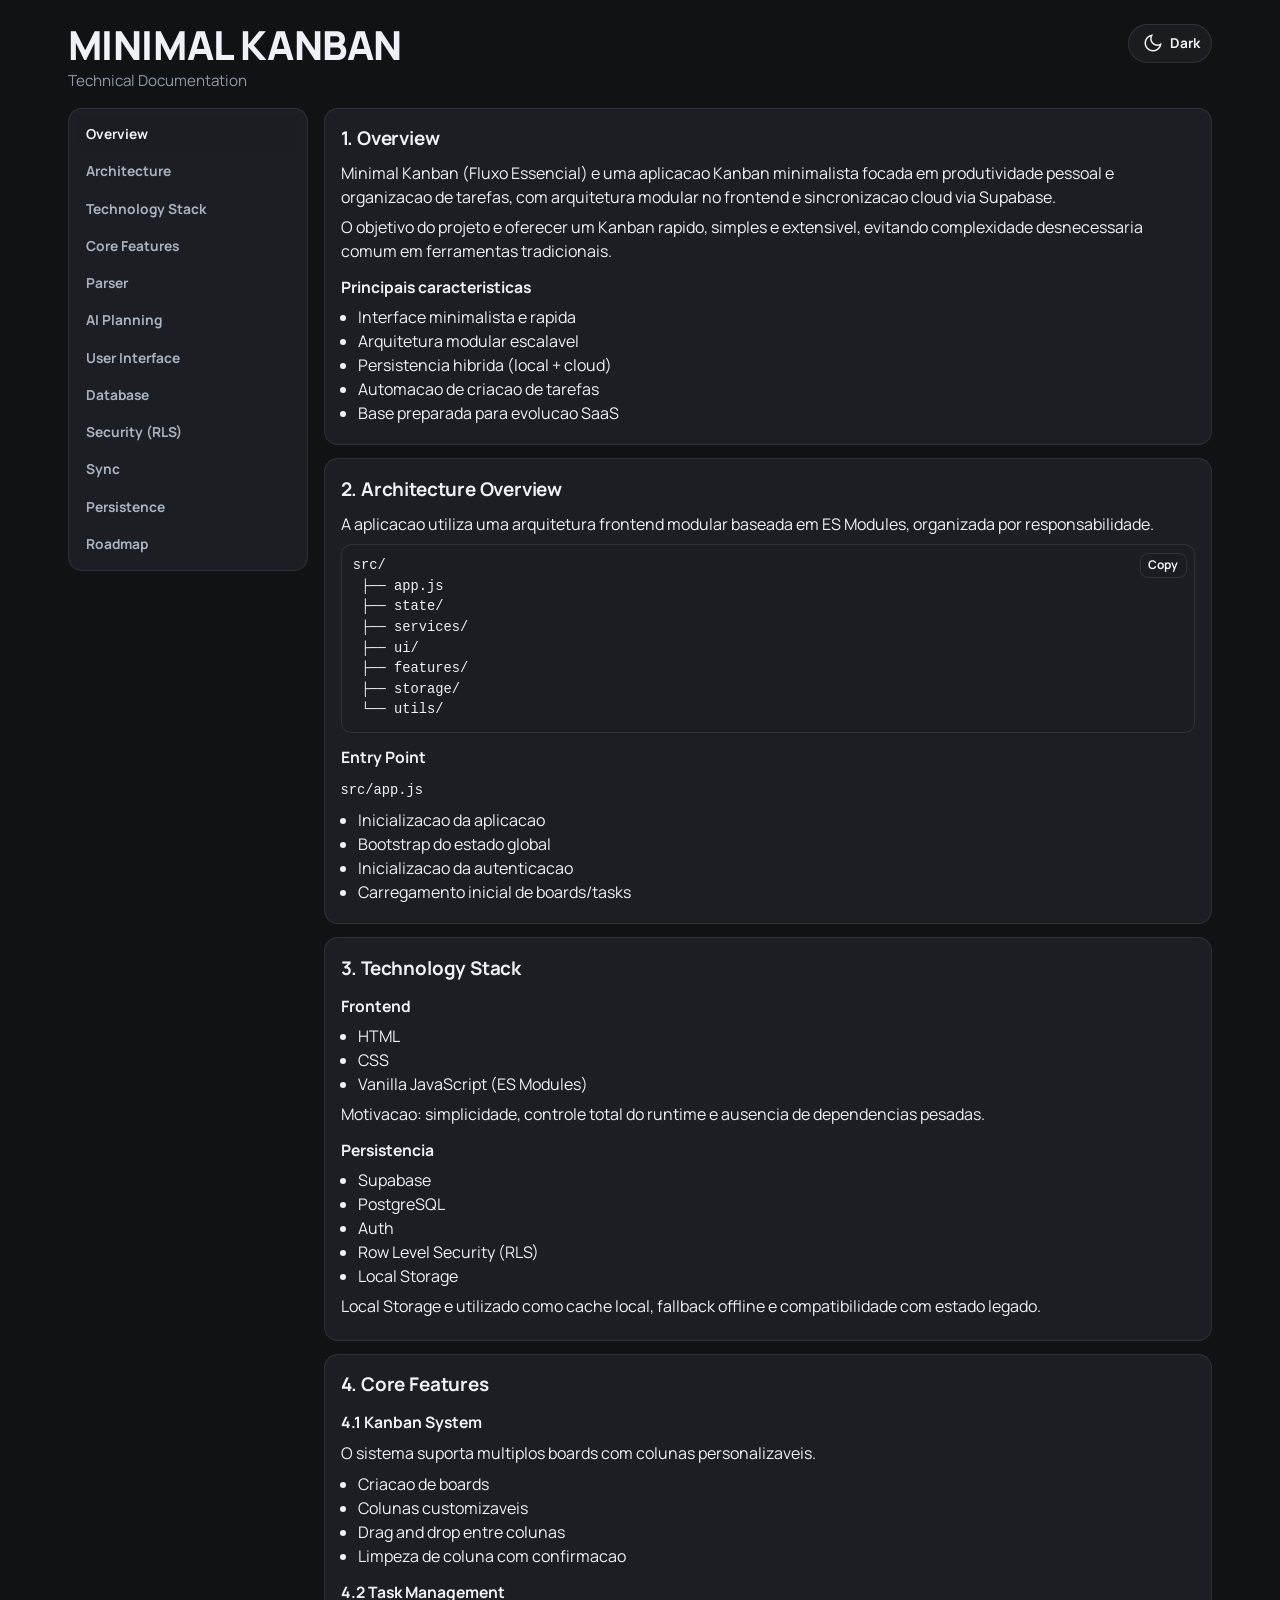
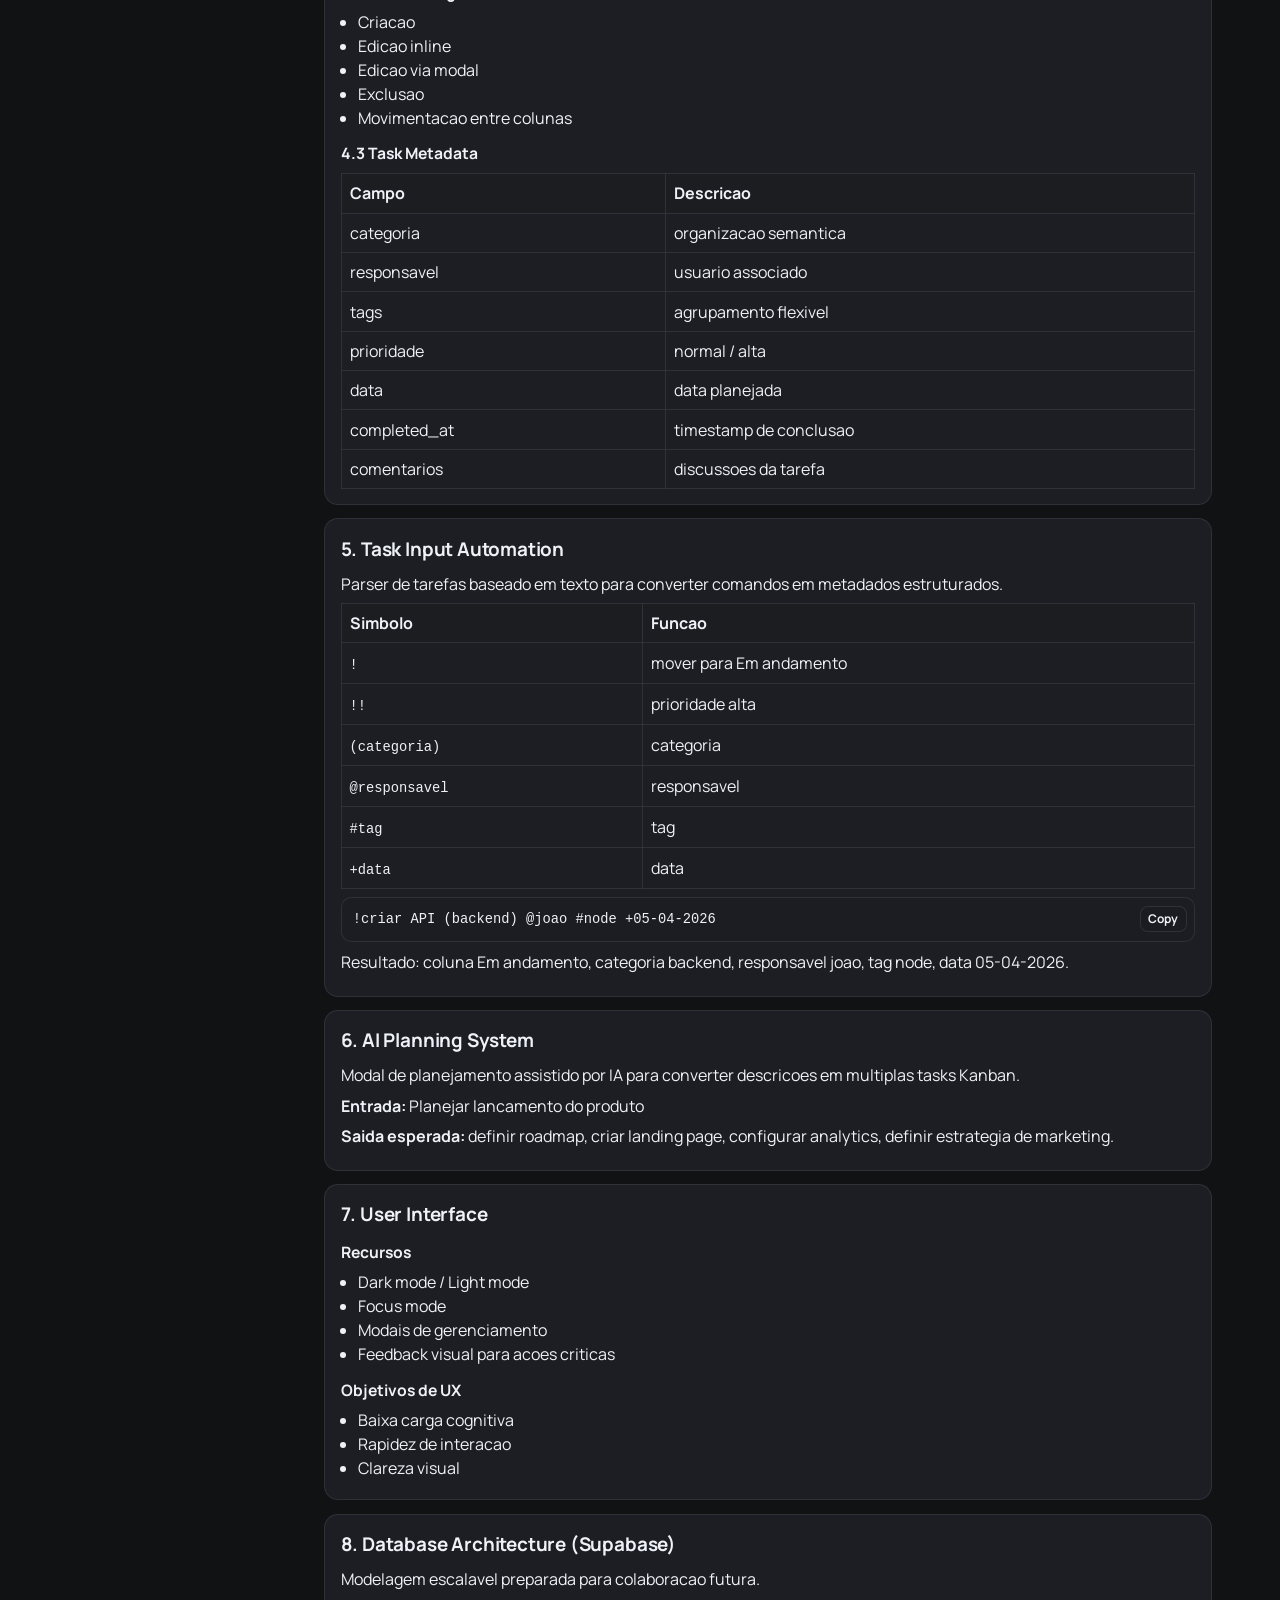
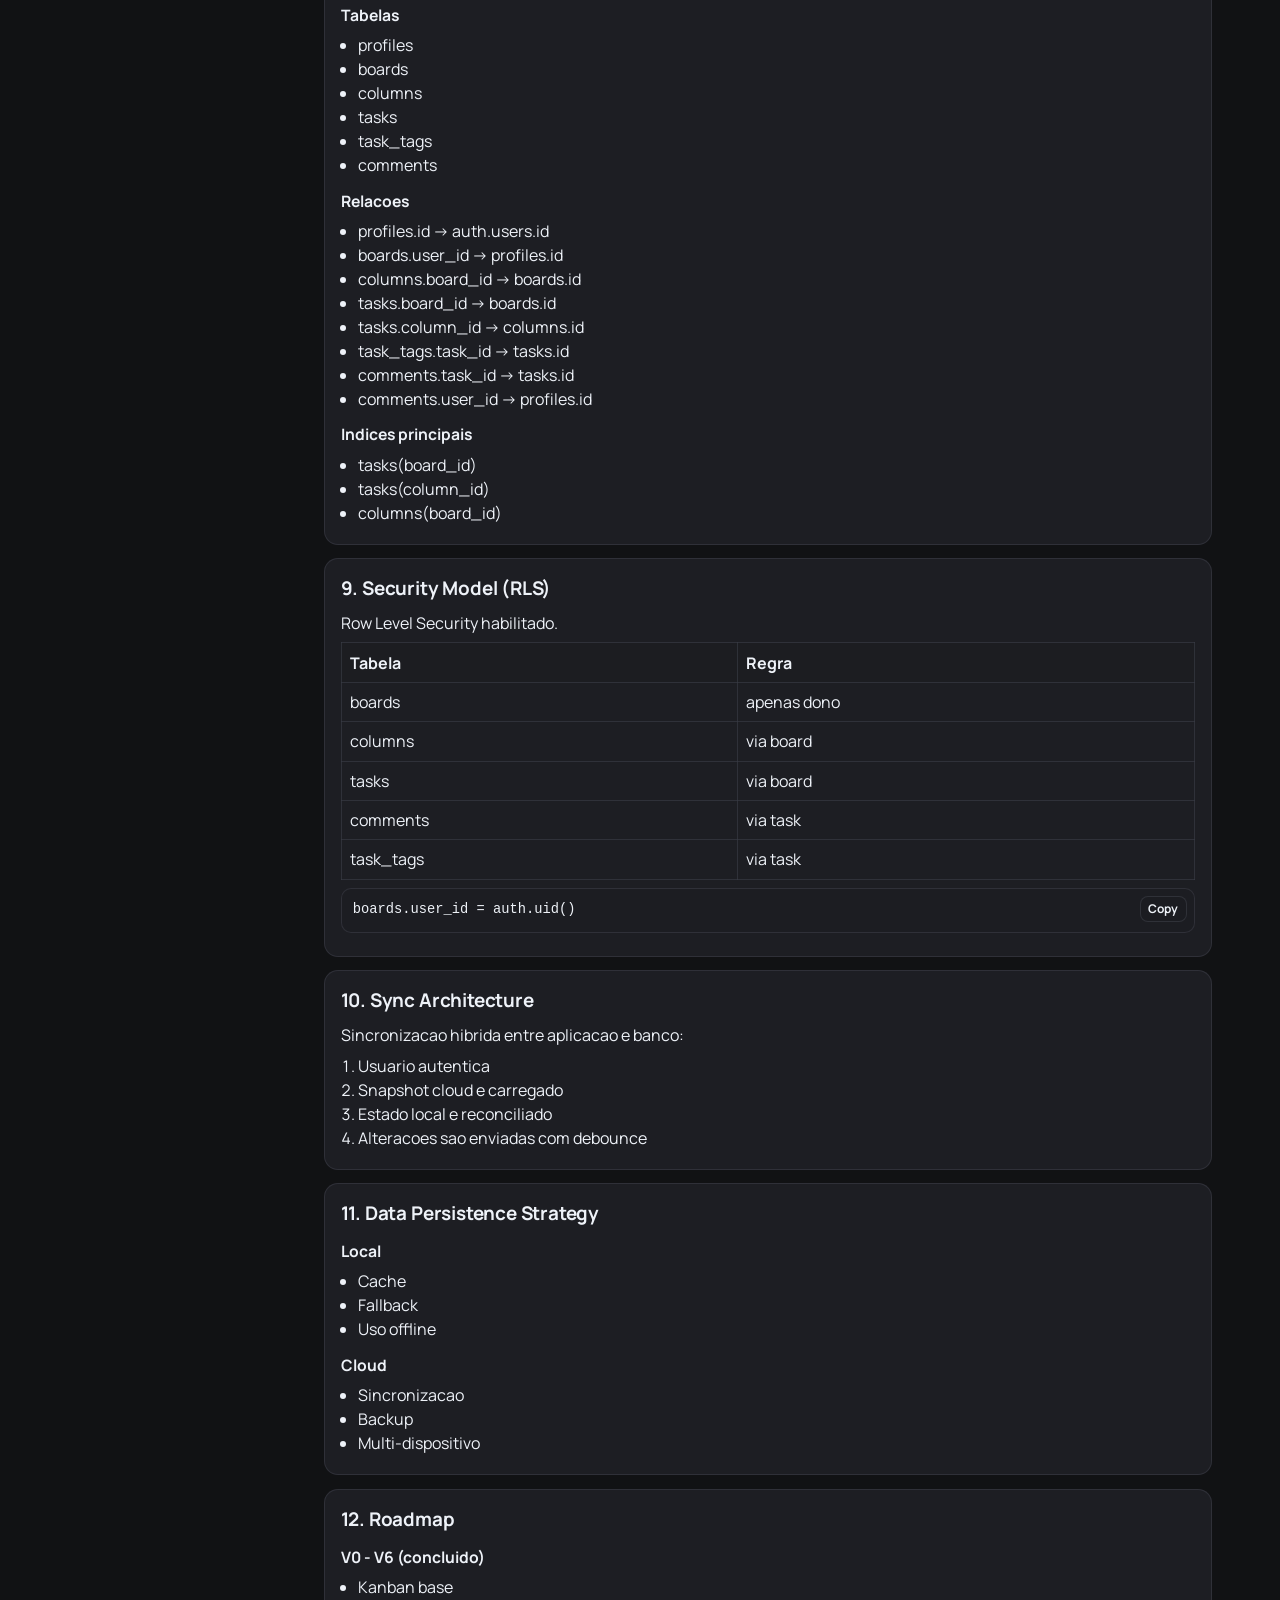
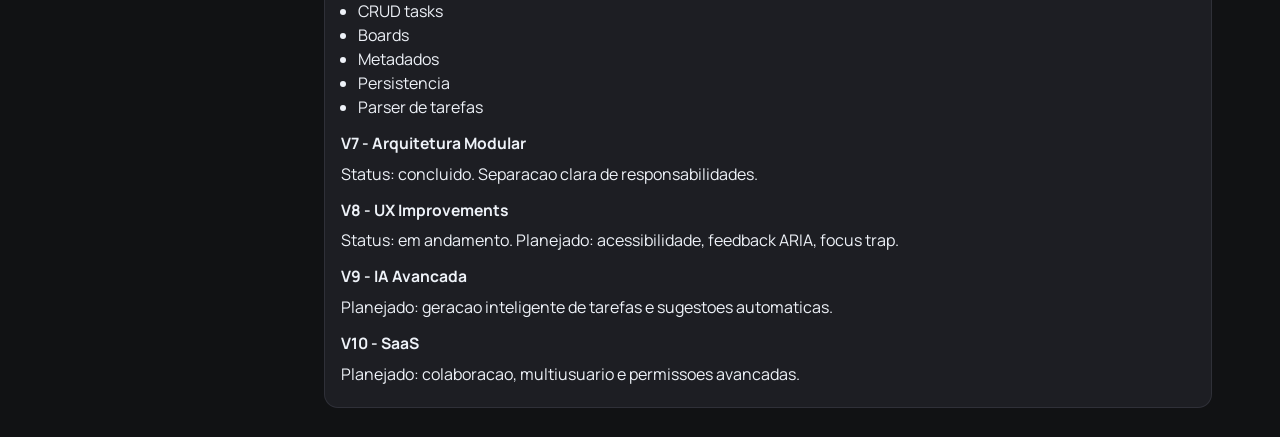
<file: docs/technical-documentation.html>
﻿<!doctype html>
<html lang="pt-BR">
<head>
  <meta charset="UTF-8" />
  <meta name="viewport" content="width=device-width, initial-scale=1.0" />
  <title>Minimal Kanban — Technical Documentation</title>
  <link rel="preconnect" href="https://fonts.googleapis.com" />
  <link rel="preconnect" href="https://fonts.gstatic.com" crossorigin />
  <link href="https://fonts.googleapis.com/css2?family=Manrope:wght@400;500;600;700;800&display=swap" rel="stylesheet" />
  <link href="https://fonts.googleapis.com/css2?family=Material+Symbols+Outlined:wght@300&display=swap" rel="stylesheet" />
  <link rel="stylesheet" href="./technical-documentation.css" />
</head>
<body>
  <main class="doc-app">
    <header id="top" class="doc-header">
      <div>
        <h1>Minimal Kanban</h1>
        <p class="subtitle">Technical Documentation</p>
      </div>
      <button id="theme-toggle" type="button" class="theme-btn" aria-label="Alternar tema" aria-pressed="false">
        <span id="theme-icon" class="material-symbols-outlined">dark_mode</span>
        <span id="theme-label">Dark</span>
      </button>
    </header>

    <div class="doc-layout">
      <aside class="doc-sidebar">
        <nav class="doc-nav" aria-label="Navegacao da documentacao">
          <a href="#top">Overview</a>
          <a href="#architecture">Architecture</a>
          <a href="#stack">Technology Stack</a>
          <a href="#core-features">Core Features</a>
          <a href="#parser">Parser</a>
          <a href="#ai-planning">AI Planning</a>
          <a href="#ui">User Interface</a>
          <a href="#database">Database</a>
          <a href="#security">Security (RLS)</a>
          <a href="#sync">Sync</a>
          <a href="#persistence">Persistence</a>
          <a href="#roadmap">Roadmap</a>
        </nav>
      </aside>

      <div class="doc-content">
        <section id="overview" class="doc-card">
          <h2>1. Overview</h2>
          <p>Minimal Kanban (Fluxo Essencial) e uma aplicacao Kanban minimalista focada em produtividade pessoal e organizacao de tarefas, com arquitetura modular no frontend e sincronizacao cloud via Supabase.</p>
          <p>O objetivo do projeto e oferecer um Kanban rapido, simples e extensivel, evitando complexidade desnecessaria comum em ferramentas tradicionais.</p>
          <h3>Principais caracteristicas</h3>
          <ul>
            <li>Interface minimalista e rapida</li>
            <li>Arquitetura modular escalavel</li>
            <li>Persistencia hibrida (local + cloud)</li>
            <li>Automacao de criacao de tarefas</li>
            <li>Base preparada para evolucao SaaS</li>
          </ul>
        </section>

        <section id="architecture" class="doc-card">
          <h2>2. Architecture Overview</h2>
          <p>A aplicacao utiliza uma arquitetura frontend modular baseada em ES Modules, organizada por responsabilidade.</p>
          <pre><code>src/
 ├── app.js
 ├── state/
 ├── services/
 ├── ui/
 ├── features/
 ├── storage/
 └── utils/</code></pre>
          <h3>Entry Point</h3>
          <p><code>src/app.js</code></p>
          <ul>
            <li>Inicializacao da aplicacao</li>
            <li>Bootstrap do estado global</li>
            <li>Inicializacao da autenticacao</li>
            <li>Carregamento inicial de boards/tasks</li>
          </ul>
        </section>

        <section id="stack" class="doc-card">
          <h2>3. Technology Stack</h2>
          <h3>Frontend</h3>
          <ul>
            <li>HTML</li>
            <li>CSS</li>
            <li>Vanilla JavaScript (ES Modules)</li>
          </ul>
          <p>Motivacao: simplicidade, controle total do runtime e ausencia de dependencias pesadas.</p>
          <h3>Persistencia</h3>
          <ul>
            <li>Supabase</li>
            <li>PostgreSQL</li>
            <li>Auth</li>
            <li>Row Level Security (RLS)</li>
            <li>Local Storage</li>
          </ul>
          <p>Local Storage e utilizado como cache local, fallback offline e compatibilidade com estado legado.</p>
        </section>

        <section id="core-features" class="doc-card">
          <h2>4. Core Features</h2>
          <h3>4.1 Kanban System</h3>
          <p>O sistema suporta multiplos boards com colunas personalizaveis.</p>
          <ul>
            <li>Criacao de boards</li>
            <li>Colunas customizaveis</li>
            <li>Drag and drop entre colunas</li>
            <li>Limpeza de coluna com confirmacao</li>
          </ul>
          <h3>4.2 Task Management</h3>
          <ul>
            <li>Criacao</li>
            <li>Edicao inline</li>
            <li>Edicao via modal</li>
            <li>Exclusao</li>
            <li>Movimentacao entre colunas</li>
          </ul>
          <h3>4.3 Task Metadata</h3>
          <table>
            <thead><tr><th>Campo</th><th>Descricao</th></tr></thead>
            <tbody>
              <tr><td>categoria</td><td>organizacao semantica</td></tr>
              <tr><td>responsavel</td><td>usuario associado</td></tr>
              <tr><td>tags</td><td>agrupamento flexivel</td></tr>
              <tr><td>prioridade</td><td>normal / alta</td></tr>
              <tr><td>data</td><td>data planejada</td></tr>
              <tr><td>completed_at</td><td>timestamp de conclusao</td></tr>
              <tr><td>comentarios</td><td>discussoes da tarefa</td></tr>
            </tbody>
          </table>
        </section>

        <section id="parser" class="doc-card">
          <h2>5. Task Input Automation</h2>
          <p>Parser de tarefas baseado em texto para converter comandos em metadados estruturados.</p>
          <table>
            <thead><tr><th>Simbolo</th><th>Funcao</th></tr></thead>
            <tbody>
              <tr><td><code>!</code></td><td>mover para Em andamento</td></tr>
              <tr><td><code>!!</code></td><td>prioridade alta</td></tr>
              <tr><td><code>(categoria)</code></td><td>categoria</td></tr>
              <tr><td><code>@responsavel</code></td><td>responsavel</td></tr>
              <tr><td><code>#tag</code></td><td>tag</td></tr>
              <tr><td><code>+data</code></td><td>data</td></tr>
            </tbody>
          </table>
          <pre><code>!criar API (backend) @joao #node +05-04-2026</code></pre>
          <p>Resultado: coluna Em andamento, categoria backend, responsavel joao, tag node, data 05-04-2026.</p>
        </section>

        <section id="ai-planning" class="doc-card">
          <h2>6. AI Planning System</h2>
          <p>Modal de planejamento assistido por IA para converter descricoes em multiplas tasks Kanban.</p>
          <p><strong>Entrada:</strong> Planejar lancamento do produto</p>
          <p><strong>Saida esperada:</strong> definir roadmap, criar landing page, configurar analytics, definir estrategia de marketing.</p>
        </section>

        <section id="ui" class="doc-card">
          <h2>7. User Interface</h2>
          <h3>Recursos</h3>
          <ul>
            <li>Dark mode / Light mode</li>
            <li>Focus mode</li>
            <li>Modais de gerenciamento</li>
            <li>Feedback visual para acoes criticas</li>
          </ul>
          <h3>Objetivos de UX</h3>
          <ul>
            <li>Baixa carga cognitiva</li>
            <li>Rapidez de interacao</li>
            <li>Clareza visual</li>
          </ul>
        </section>

        <section id="database" class="doc-card">
          <h2>8. Database Architecture (Supabase)</h2>
          <p>Modelagem escalavel preparada para colaboracao futura.</p>
          <h3>Tabelas</h3>
          <ul>
            <li>profiles</li>
            <li>boards</li>
            <li>columns</li>
            <li>tasks</li>
            <li>task_tags</li>
            <li>comments</li>
          </ul>
          <h3>Relacoes</h3>
          <ul>
            <li>profiles.id -> auth.users.id</li>
            <li>boards.user_id -> profiles.id</li>
            <li>columns.board_id -> boards.id</li>
            <li>tasks.board_id -> boards.id</li>
            <li>tasks.column_id -> columns.id</li>
            <li>task_tags.task_id -> tasks.id</li>
            <li>comments.task_id -> tasks.id</li>
            <li>comments.user_id -> profiles.id</li>
          </ul>
          <h3>Indices principais</h3>
          <ul>
            <li>tasks(board_id)</li>
            <li>tasks(column_id)</li>
            <li>columns(board_id)</li>
          </ul>
        </section>

        <section id="security" class="doc-card">
          <h2>9. Security Model (RLS)</h2>
          <p>Row Level Security habilitado.</p>
          <table>
            <thead><tr><th>Tabela</th><th>Regra</th></tr></thead>
            <tbody>
              <tr><td>boards</td><td>apenas dono</td></tr>
              <tr><td>columns</td><td>via board</td></tr>
              <tr><td>tasks</td><td>via board</td></tr>
              <tr><td>comments</td><td>via task</td></tr>
              <tr><td>task_tags</td><td>via task</td></tr>
            </tbody>
          </table>
          <pre><code>boards.user_id = auth.uid()</code></pre>
        </section>

        <section id="sync" class="doc-card">
          <h2>10. Sync Architecture</h2>
          <p>Sincronizacao hibrida entre aplicacao e banco:</p>
          <ol>
            <li>Usuario autentica</li>
            <li>Snapshot cloud e carregado</li>
            <li>Estado local e reconciliado</li>
            <li>Alteracoes sao enviadas com debounce</li>
          </ol>
        </section>

        <section id="persistence" class="doc-card">
          <h2>11. Data Persistence Strategy</h2>
          <h3>Local</h3>
          <ul>
            <li>Cache</li>
            <li>Fallback</li>
            <li>Uso offline</li>
          </ul>
          <h3>Cloud</h3>
          <ul>
            <li>Sincronizacao</li>
            <li>Backup</li>
            <li>Multi-dispositivo</li>
          </ul>
        </section>

        <section id="roadmap" class="doc-card">
          <h2>12. Roadmap</h2>
          <h3>V0 - V6 (concluido)</h3>
          <ul>
            <li>Kanban base</li>
            <li>CRUD tasks</li>
            <li>Boards</li>
            <li>Metadados</li>
            <li>Persistencia</li>
            <li>Parser de tarefas</li>
          </ul>
          <h3>V7 - Arquitetura Modular</h3>
          <p>Status: concluido. Separacao clara de responsabilidades.</p>
          <h3>V8 - UX Improvements</h3>
          <p>Status: em andamento. Planejado: acessibilidade, feedback ARIA, focus trap.</p>
          <h3>V9 - IA Avancada</h3>
          <p>Planejado: geracao inteligente de tarefas e sugestoes automaticas.</p>
          <h3>V10 - SaaS</h3>
          <p>Planejado: colaboracao, multiusuario e permissoes avancadas.</p>
        </section>
      </div>
    </div>
  </main>

  <script type="module" src="./technical-documentation.js"></script>
</body>
</html>
</file>
<file: docs/technical-documentation.css>
﻿:root {
  --background: #f4f6fa;
  --surface-low: #e9edf4;
  --surface-card: #ffffff;
  --text: #111827;
  --text-muted: #667085;
  --line-soft: #cfd7e4;
}

* {
  box-sizing: border-box;
}

html {
  scroll-behavior: smooth;
}

body {
  margin: 0;
  font-family: "Manrope", sans-serif;
  line-height: 1.5;
  color: var(--text);
  background: var(--background);
  -webkit-font-smoothing: antialiased;
  -moz-osx-font-smoothing: grayscale;
}

body.dark {
  --background: #111214;
  --surface-low: #1a1b1f;
  --surface-card: #212329;
  --text: #eef2f8;
  --text-muted: #9ca6b6;
  --line-soft: #3a3d46;
}

.material-symbols-outlined {
  font-variation-settings: "FILL" 0, "wght" 300, "GRAD" 0, "opsz" 24;
}

.doc-app {
  width: min(1180px, 100%);
  margin: 0 auto;
  padding: 1.5rem 1.1rem 2.5rem;
}

.doc-header {
  display: flex;
  align-items: flex-start;
  justify-content: space-between;
  gap: 0.8rem;
  margin-bottom: 0.9rem;
}

h1 {
  margin: 0;
  font-size: clamp(1.9rem, 2vw + 1rem, 2.5rem);
  line-height: 1.04;
  letter-spacing: -0.01em;
  font-weight: 800;
  text-transform: uppercase;
}

.subtitle {
  margin: 0.3rem 0 0;
  color: color-mix(in srgb, var(--text-muted) 90%, transparent);
  font-size: 0.95rem;
}

.theme-btn {
  border: 1px solid color-mix(in srgb, var(--line-soft) 68%, transparent);
  border-radius: 999px;
  background: color-mix(in srgb, var(--surface-low) 86%, var(--surface-card));
  color: var(--text);
  padding: 0.4rem 0.7rem;
  font: inherit;
  font-size: 0.85rem;
  font-weight: 700;
  display: inline-flex;
  align-items: center;
  gap: 0.35rem;
  cursor: pointer;
}

.theme-btn:hover {
  background: color-mix(in srgb, var(--surface-low) 72%, var(--surface-card));
}

.doc-layout {
  display: grid;
  grid-template-columns: 240px minmax(0, 1fr);
  gap: 1rem;
  align-items: start;
}

.doc-sidebar {
  position: sticky;
  top: 1rem;
  align-self: start;
  background: color-mix(in srgb, var(--surface-low) 64%, var(--surface-card));
  border: 1px solid color-mix(in srgb, var(--line-soft) 62%, transparent);
  border-radius: 14px;
  padding: 0.55rem;
}

.doc-nav {
  display: grid;
  gap: 0.2rem;
}

.doc-nav a {
  text-decoration: none;
  color: color-mix(in srgb, var(--text-muted) 84%, var(--text));
  font-size: 0.86rem;
  font-weight: 700;
  border-radius: 9px;
  padding: 0.42rem 0.52rem;
}

.doc-nav a:hover,
.doc-nav a.active {
  background: color-mix(in srgb, var(--surface-low) 74%, var(--surface-card));
  color: var(--text);
}

.doc-content {
  display: grid;
  gap: 0.82rem;
}

.doc-card {
  background: color-mix(in srgb, var(--surface-low) 64%, var(--surface-card));
  border: 1px solid color-mix(in srgb, var(--line-soft) 62%, transparent);
  border-radius: 14px;
  padding: 0.95rem 1rem;
}

.doc-card h2 {
  margin: 0 0 0.55rem;
  font-size: 1.18rem;
  letter-spacing: -0.01em;
}

.doc-card h3 {
  margin: 0.8rem 0 0.35rem;
  font-size: 0.98rem;
}

.doc-card p {
  margin: 0.4rem 0;
}

.doc-card ul,
.doc-card ol {
  margin: 0.35rem 0 0.25rem;
  padding-left: 1.1rem;
}

.code-wrap {
  position: relative;
}

.copy-btn {
  position: absolute;
  top: 0.55rem;
  right: 0.55rem;
  border: 1px solid color-mix(in srgb, var(--line-soft) 64%, transparent);
  border-radius: 8px;
  background: color-mix(in srgb, var(--surface-low) 84%, var(--surface-card));
  color: var(--text);
  font: inherit;
  font-size: 0.75rem;
  font-weight: 700;
  line-height: 1;
  padding: 0.36rem 0.46rem;
  cursor: pointer;
}

.copy-btn:hover {
  background: color-mix(in srgb, var(--surface-low) 72%, var(--surface-card));
}

.doc-card pre {
  margin: 0.5rem 0;
  background: color-mix(in srgb, var(--surface-low) 74%, var(--surface-card));
  border: 1px solid color-mix(in srgb, var(--line-soft) 62%, transparent);
  border-radius: 10px;
  padding: 0.7rem;
  overflow: auto;
}

.doc-card code {
  font-family: ui-monospace, SFMono-Regular, Menlo, Consolas, monospace;
  font-size: 0.86em;
}

.doc-card table {
  width: 100%;
  border-collapse: collapse;
  margin-top: 0.45rem;
}

.doc-card th,
.doc-card td {
  border: 1px solid color-mix(in srgb, var(--line-soft) 65%, transparent);
  padding: 0.45rem 0.5rem;
  text-align: left;
  vertical-align: top;
}

.doc-card th {
  background: color-mix(in srgb, var(--surface-low) 78%, var(--surface-card));
}

@media (max-width: 980px) {
  .doc-layout {
    grid-template-columns: 1fr;
  }

  .doc-sidebar {
    position: static;
  }

  .doc-nav {
    grid-template-columns: repeat(2, minmax(0, 1fr));
  }
}

@media (max-width: 760px) {
  .doc-app {
    padding: 1.2rem 0.85rem 2rem;
  }

  .doc-header {
    flex-direction: column;
    align-items: stretch;
  }

  .theme-btn {
    width: max-content;
  }

  .doc-nav {
    grid-template-columns: 1fr;
  }
}
</file>
